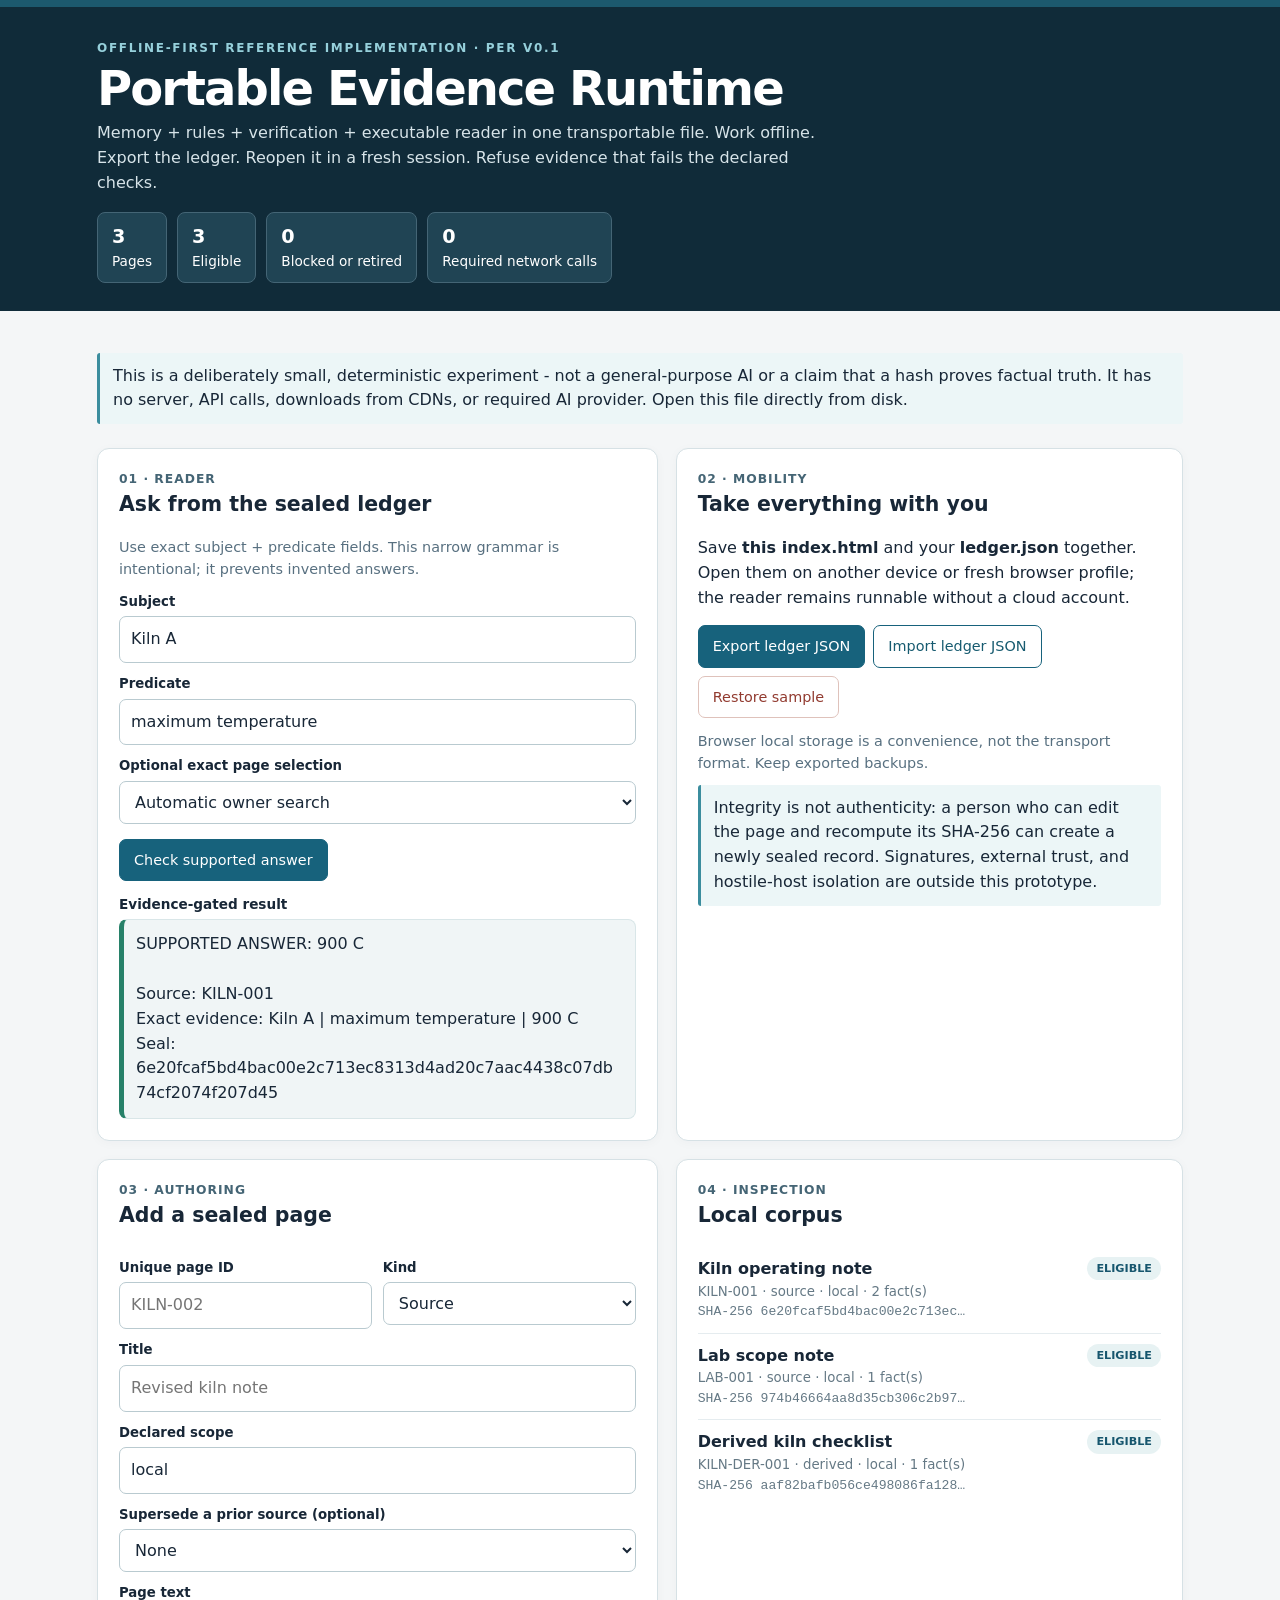
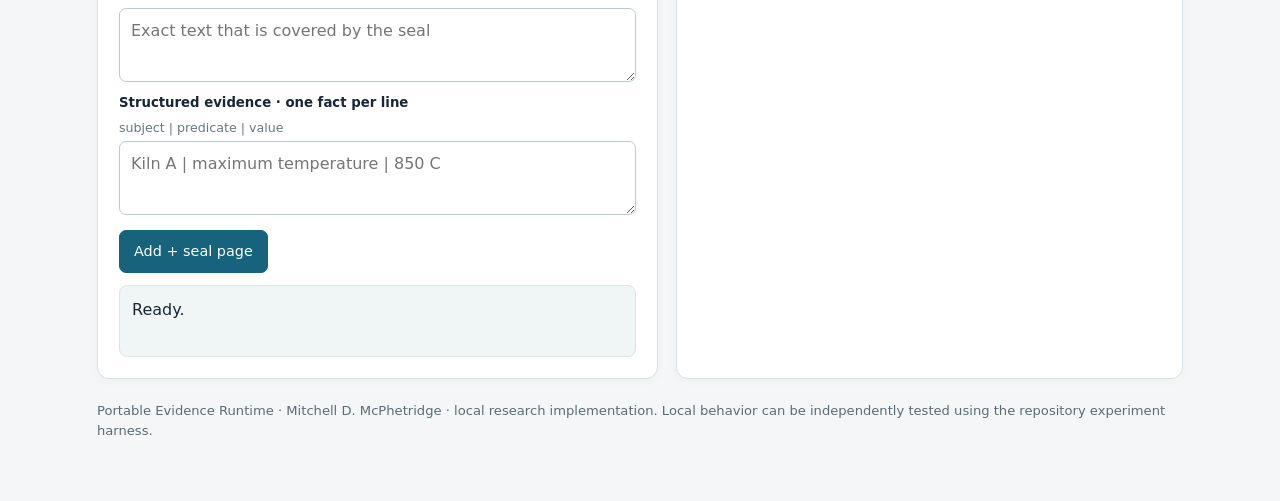
<file: index.html>
<!doctype html>
<html lang="en"><head><meta charset="utf-8"><meta name="viewport" content="width=device-width, initial-scale=1"><meta name="color-scheme" content="light"><meta http-equiv="Content-Security-Policy" content="default-src 'none'; script-src 'unsafe-inline'; style-src 'unsafe-inline'; img-src data: blob:; connect-src 'none'; base-uri 'none'; form-action 'none'"><title>Portable Evidence Runtime</title><style>
:root{font-family:ui-sans-serif,system-ui,-apple-system,BlinkMacSystemFont,"Segoe UI",sans-serif;color:#182737;background:#f4f6f7;font-size:16px}
*{box-sizing:border-box} body{margin:0;line-height:1.55} .wrap{max-width:1130px;margin:auto;padding:32px 22px 60px}
a{color:#175f7b} .top{border-top:7px solid #1c596e;background:#102b39;color:#fff} .top .wrap{padding-top:32px;padding-bottom:28px}
h1{font-size:clamp(1.9rem,3.8vw,3rem);margin:4px 0 6px;letter-spacing:-.04em;line-height:1.12}h2{font-size:1.28rem;margin:0 0 15px}h3{font-size:1rem;margin:18px 0 6px}p{margin:0 0 10px}.kicker{color:#96d0db;font-size:.75rem;letter-spacing:.14em;text-transform:uppercase;font-weight:750}.intro{max-width:750px;color:#d7e4e9}.eyebrow{font-size:.77rem;text-transform:uppercase;letter-spacing:.08em;font-weight:750;color:#456575}
.stats{display:flex;flex-wrap:wrap;gap:10px;margin-top:16px}.stat{background:#204454;border:1px solid #446575;border-radius:8px;padding:9px 14px;font-size:.85rem}.stat strong{font-size:1.2rem;display:block}
main{display:grid;grid-template-columns:1.05fr .95fr;gap:18px;margin-top:24px}.panel{background:white;border-radius:12px;padding:21px;border:1px solid #d6e1e5;box-shadow:0 2px 11px #102b3908;min-width:0}
.full{grid-column:1/-1}.muted{color:#587080;font-size:.9rem}.note{padding:11px 13px;background:#ecf6f7;border-left:3px solid #3b8d9e;border-radius:3px;margin:10px 0 15px}
label{display:block;font-weight:650;font-size:.83rem;margin:11px 0 4px}.hint{font-size:.79rem;color:#667984;margin-bottom:4px}
input,select,textarea{display:block;width:100%;padding:10px 11px;border:1px solid #b9cad0;background:#fff;border-radius:7px;font:inherit;color:#182737;min-width:0}textarea{resize:vertical;min-height:74px}textarea:focus,input:focus,select:focus{outline:3px solid #d0ecf0;border-color:#26677a}
button{cursor:pointer;background:#17627c;color:#fff;border:1px solid #17627c;border-radius:7px;padding:9px 14px;font-weight:700;font:inherit;font-size:.9rem}button:hover{background:#114f65}button.secondary{background:#fff;color:#175b70}button.secondary:hover{background:#eaf2f5}button.danger{color:#923b30;border-color:#dfc2bb;background:#fff}button.danger:hover{background:#faf0ee}button:focus-visible{outline:3px solid #97d7ed}
.actions{display:flex;flex-wrap:wrap;gap:8px;margin-top:15px}.two{display:grid;grid-template-columns:1fr 1fr;gap:11px}.result{background:#f0f5f6;border:1px solid #d9e6e8;border-radius:8px;padding:12px;min-height:72px;white-space:pre-wrap;overflow-wrap:anywhere}
.ok{border-left:5px solid #278169}.bad{border-left:5px solid #b55a40}.record{border-top:1px solid #e5ecef;padding:10px 0}.record:first-child{border:0}.record-head{display:flex;justify-content:space-between;gap:10px}.record small{color:#657985;display:block}.tag{background:#e7f2f3;color:#17566e;font-size:.7rem;border-radius:100px;padding:3px 9px;white-space:nowrap;height:fit-content;font-weight:700}.tag.bad{background:#fae9e6;color:#a84338;border:0}.tag.dim{background:#eceef0;color:#505c69}.mono{font-family:ui-monospace,SFMono-Regular,Consolas,monospace;word-break:break-all;font-size:.82rem}.foot{margin-top:22px;color:#586d77;font-size:.82rem}.file-input{display:none}.subhead{font-size:.85rem;font-weight:750;margin:13px 0 4px}.hidden{display:none}
@media(max-width:790px){main{grid-template-columns:1fr}.wrap{padding-left:15px;padding-right:15px}.panel{padding:16px}.two{grid-template-columns:1fr}}
@media print{body{background:#fff}.panel{box-shadow:none}button{display:none}}

</style></head><body>
<header class="top"><div class="wrap"><div class="kicker">Offline-first reference implementation · PER v0.1</div><h1>Portable Evidence Runtime</h1><p class="intro">Memory + rules + verification + executable reader in one transportable file. Work offline. Export the ledger. Reopen it in a fresh session. Refuse evidence that fails the declared checks.</p><div class="stats"><div class="stat"><strong id="count-pages">0</strong>Pages</div><div class="stat"><strong id="count-current">0</strong>Eligible</div><div class="stat"><strong id="count-blocked">0</strong>Blocked or retired</div><div class="stat"><strong>0</strong>Required network calls</div></div></div></header>
<div class="wrap"><div class="note">This is a deliberately small, deterministic experiment - not a general-purpose AI or a claim that a hash proves factual truth. It has no server, API calls, downloads from CDNs, or required AI provider. Open this file directly from disk.</div>
<main>
<section class="panel"><div class="eyebrow">01 · Reader</div><h2>Ask from the sealed ledger</h2><p class="muted">Use exact subject + predicate fields. This narrow grammar is intentional; it prevents invented answers.</p><label for="q-subject">Subject</label><input id="q-subject" value="Kiln A" maxlength="140"><label for="q-predicate">Predicate</label><input id="q-predicate" value="maximum temperature" maxlength="140"><label for="selected-id">Optional exact page selection</label><select id="selected-id"></select><div class="actions"><button id="ask">Check supported answer</button></div><div class="subhead">Evidence-gated result</div><div id="answer" class="result" role="status" aria-live="polite"></div></section>
<section class="panel"><div class="eyebrow">02 · Mobility</div><h2>Take everything with you</h2><p>Save <strong>this index.html</strong> and your <strong>ledger.json</strong> together. Open them on another device or fresh browser profile; the reader remains runnable without a cloud account.</p><div class="actions"><button id="export">Export ledger JSON</button><button class="secondary" id="import-button">Import ledger JSON</button><button class="danger" id="reset">Restore sample</button><input id="import-file" class="file-input" type="file" accept=".json,application/json" aria-label="Select ledger JSON"></div><p class="muted" id="storage-info" style="margin-top:12px">Browser local storage is a convenience, not the transport format. Keep exported backups.</p><div class="note">Integrity is not authenticity: a person who can edit the page and recompute its SHA-256 can create a newly sealed record. Signatures, external trust, and hostile-host isolation are outside this prototype.</div></section>
<section class="panel"><div class="eyebrow">03 · Authoring</div><h2>Add a sealed page</h2><div class="two"><div><label for="id">Unique page ID</label><input id="id" placeholder="KILN-002" maxlength="64"></div><div><label for="kind">Kind</label><select id="kind"><option value="source">Source</option><option value="derived">Pinned derivative</option></select></div></div><label for="title">Title</label><input id="title" placeholder="Revised kiln note" maxlength="160"><label for="scope">Declared scope</label><input id="scope" value="local" maxlength="100"><div id="supersedes-wrap"><label for="supersedes">Supersede a prior source (optional)</label><select id="supersedes"></select></div><div class="hidden" id="parent-wrap"><label for="parent">Pinned parent (required for derivative)</label><select id="parent"></select></div><label for="body">Page text</label><textarea id="body" placeholder="Exact text that is covered by the seal"></textarea><label for="facts">Structured evidence · one fact per line</label><div class="hint">subject | predicate | value</div><textarea id="facts" placeholder="Kiln A | maximum temperature | 850 C"></textarea><div class="actions"><button id="add">Add + seal page</button></div><div id="message" class="result" role="status" aria-live="polite" style="margin-top:12px">Ready.</div></section>
<section class="panel"><div class="eyebrow">04 · Inspection</div><h2>Local corpus</h2><div id="records"></div></section>
</main><footer class="foot">Portable Evidence Runtime · Mitchell D. McPhetridge · local research implementation. Local behavior can be independently tested using the repository experiment harness.</footer></div>
<script>
/* Portable Evidence Runtime - reference engine. No network APIs. Experimental local authoring mode. */
(function (root) {
  'use strict';
  const FORMAT = 'PER-LEDGER-1';
  const MAX_RECORDS = 500;
  const MAX_JSON_BYTES = 2_000_000;
  const ID_RE = /^[A-Za-z0-9][A-Za-z0-9._-]{0,63}$/;
  const K = [
    0x428a2f98,0x71374491,0xb5c0fbcf,0xe9b5dba5,0x3956c25b,0x59f111f1,0x923f82a4,0xab1c5ed5,
    0xd807aa98,0x12835b01,0x243185be,0x550c7dc3,0x72be5d74,0x80deb1fe,0x9bdc06a7,0xc19bf174,
    0xe49b69c1,0xefbe4786,0x0fc19dc6,0x240ca1cc,0x2de92c6f,0x4a7484aa,0x5cb0a9dc,0x76f988da,
    0x983e5152,0xa831c66d,0xb00327c8,0xbf597fc7,0xc6e00bf3,0xd5a79147,0x06ca6351,0x14292967,
    0x27b70a85,0x2e1b2138,0x4d2c6dfc,0x53380d13,0x650a7354,0x766a0abb,0x81c2c92e,0x92722c85,
    0xa2bfe8a1,0xa81a664b,0xc24b8b70,0xc76c51a3,0xd192e819,0xd6990624,0xf40e3585,0x106aa070,
    0x19a4c116,0x1e376c08,0x2748774c,0x34b0bcb5,0x391c0cb3,0x4ed8aa4a,0x5b9cca4f,0x682e6ff3,
    0x748f82ee,0x78a5636f,0x84c87814,0x8cc70208,0x90befffa,0xa4506ceb,0xbef9a3f7,0xc67178f2
  ];
  function rotr(x, n) { return (x >>> n) | (x << (32-n)); }
  function utf8(input) {
    if (typeof TextEncoder !== 'undefined') return Array.from(new TextEncoder().encode(input));
    const encoded = unescape(encodeURIComponent(input));
    return Array.from(encoded, c => c.charCodeAt(0));
  }
  function sha256(input) {
    if (typeof input !== 'string') throw new TypeError('hash input must be a string');
    const bytes = utf8(input);
    const bitLenHi = Math.floor(bytes.length / 0x20000000);
    const bitLenLo = (bytes.length * 8) >>> 0;
    bytes.push(0x80);
    while (bytes.length % 64 !== 56) bytes.push(0);
    for (let shift = 24; shift >= 0; shift -= 8) bytes.push((bitLenHi >>> shift) & 255);
    for (let shift = 24; shift >= 0; shift -= 8) bytes.push((bitLenLo >>> shift) & 255);
    const H = [0x6a09e667,0xbb67ae85,0x3c6ef372,0xa54ff53a,0x510e527f,0x9b05688c,0x1f83d9ab,0x5be0cd19];
    for (let off = 0; off < bytes.length; off += 64) {
      const w = new Array(64);
      for (let i=0; i<16; i++) {
        const j=off+i*4;
        w[i]=((bytes[j]<<24)|(bytes[j+1]<<16)|(bytes[j+2]<<8)|bytes[j+3])>>>0;
      }
      for(let i=16;i<64;i++) {
        const a=w[i-15], b=w[i-2];
        const s0=rotr(a,7)^rotr(a,18)^(a>>>3);
        const s1=rotr(b,17)^rotr(b,19)^(b>>>10);
        w[i]=(w[i-16]+s0+w[i-7]+s1)>>>0;
      }
      let [a,b,c,d,e,f,g,h]=H;
      for(let i=0;i<64;i++) {
        const s1=rotr(e,6)^rotr(e,11)^rotr(e,25);
        const ch=(e&f)^(~e&g);
        const t1=(h+s1+ch+K[i]+w[i])>>>0;
        const s0=rotr(a,2)^rotr(a,13)^rotr(a,22);
        const maj=(a&b)^(a&c)^(b&c);
        const t2=(s0+maj)>>>0;
        h=g;g=f;f=e;e=(d+t1)>>>0;d=c;c=b;b=a;a=(t1+t2)>>>0;
      }
      [a,b,c,d,e,f,g,h].forEach((x,i)=>{H[i]=(H[i]+x)>>>0;});
    }
    return H.map(x=>x.toString(16).padStart(8,'0')).join('');
  }
  function assertString(v, name, max, allowEmpty=false) {
    if(typeof v!=='string' || v.length>max || (!allowEmpty && !v.trim())) throw new Error('invalid '+name);
    return v;
  }
  function assertRef(ref, name) {
    if(ref===null) return null;
    if(!ref || typeof ref!=='object' || Array.isArray(ref) || Object.keys(ref).sort().join(',')!=='id,seal') throw new Error('invalid '+name);
    if(!ID_RE.test(ref.id) || !/^[0-9a-f]{64}$/.test(ref.seal)) throw new Error('invalid '+name);
    return {id:ref.id, seal:ref.seal};
  }
  function payload(input) {
    if(!input || typeof input!=='object' || Array.isArray(input)) throw new Error('record must be object');
    const keys=['id','kind','title','scope','body','facts','supersedes','parent'];
    const actual=Object.keys(input).filter(k=>k!=='seal').sort().join(',');
    if(actual!==keys.sort().join(',')) throw new Error('record fields must match schema');
    if(!ID_RE.test(input.id)) throw new Error('invalid id');
    if(!['source','derived'].includes(input.kind)) throw new Error('invalid kind');
    const title=assertString(input.title,'title',160);
    const scope=assertString(input.scope,'scope',100);
    const body=assertString(input.body,'body',30000,true);
    if(!Array.isArray(input.facts) || input.facts.length>50) throw new Error('invalid facts');
    const facts=input.facts.map((f)=>{
      if(!f || typeof f!=='object' || Array.isArray(f) || Object.keys(f).sort().join(',')!=='predicate,subject,value') throw new Error('invalid fact');
      return {subject:assertString(f.subject,'subject',140),predicate:assertString(f.predicate,'predicate',140),value:assertString(f.value,'value',1000)};
    });
    const parent=assertRef(input.parent,'parent');
    const supersedes=assertRef(input.supersedes,'supersedes');
    if((input.kind==='derived')!==Boolean(parent)) throw new Error('derived pages require pinned parent; sources cannot have parents');
    if(input.kind==='derived' && supersedes) throw new Error('this reference runtime supports supersession of source records only');
    if(parent && (parent.id===input.id || supersedes?.id===input.id)) throw new Error('self reference');
    if(supersedes && supersedes.id===input.id) throw new Error('self supersession');
    return {id:input.id,kind:input.kind,title,scope,body,facts,supersedes,parent};
  }
  function makeRecord(input) {
    const p=payload(input);
    return Object.assign({},p,{seal:sha256(JSON.stringify(p))});
  }
  function verifyRecord(r) {
    try {
      if(!r || typeof r!=='object' || Object.keys(r).length!==9 || !/^[0-9a-f]{64}$/.test(r.seal)) return false;
      const p=payload(r);
      return sha256(JSON.stringify(p))===r.seal;
    } catch(_e) {return false;}
  }
  function makeLedger(records) {
    if(!Array.isArray(records) || records.length>MAX_RECORDS) throw new Error('too many records');
    const l={format:FORMAT,records:records.slice()};
    validateLedgerShape(l);
    return l;
  }
  function validateLedgerShape(l) {
    if(!l || typeof l!=='object' || Array.isArray(l) || Object.keys(l).sort().join(',')!=='format,records' || l.format!==FORMAT || !Array.isArray(l.records) || l.records.length>MAX_RECORDS) throw new Error('invalid ledger structure');
    const ids=new Set();
    for(const r of l.records){
      if(!r || typeof r.id!=='string' || !ID_RE.test(r.id)) throw new Error('invalid record id');
      if(ids.has(r.id)) throw new Error('duplicate id '+r.id);
      ids.add(r.id);
    }
    return true;
  }
  function importLedger(json) {
    if(typeof json!=='string' || utf8(json).length>MAX_JSON_BYTES) throw new Error('oversize or invalid input');
    const l=JSON.parse(json);
    validateLedgerShape(l);
    // Do not silently reseal a tampered record. Its invalidity remains visible on retrieval.
    return l;
  }
  function exportLedger(l) {validateLedgerShape(l);return JSON.stringify(l,null,2)+'\n';}
  function getRecord(l,id) {return l.records.find(r=>r.id===id)||null;}
  function validChain(l,r,seen=new Set()) {
    if(!r || seen.has(r.id) || !verifyRecord(r)) return false;
    const next=new Set(seen);next.add(r.id);
    for(const ref of [r.parent,r.supersedes]){
      if(!ref) continue;
      const target=getRecord(l,ref.id);
      if(!target || target.seal!==ref.seal || !validChain(l,target,next)) return false;
    }
    return true;
  }
  function validSuccessors(l,r) {
    return l.records.filter(s=>s.kind==='source' && s.supersedes && s.supersedes.id===r.id && s.supersedes.seal===r.seal && validChain(l,s));
  }
  function eligible(l,id,seen=new Set()) {
    const r=getRecord(l,id);
    if(!r) return {ok:false,reason:'missing_record'};
    if(seen.has(id)) return {ok:false,reason:'cycle'};
    if(!validChain(l,r)) return {ok:false,reason:'invalid_seal_or_lineage'};
    if(validSuccessors(l,r).length) return {ok:false,reason:'superseded'};
    if(r.parent){
      const p=eligible(l,r.parent.id,new Set([...seen,id]));
      if(!p.ok) return {ok:false,reason:'stale_parent:'+p.reason};
    }
    return {ok:true,reason:'current',record:r};
  }
  function norm(s) {return s.trim().replace(/\s+/g,' ').toLocaleLowerCase('en');}
  function query(l,subject,predicate,selectedId='') {
    validateLedgerShape(l);
    assertString(subject,'subject',140);assertString(predicate,'predicate',140);
    if(selectedId && !ID_RE.test(selectedId)) throw new Error('invalid selected id');
    const hits=[];const rejected=[];
    const targetRecords=selectedId?[getRecord(l,selectedId)].filter(Boolean):l.records;
    if(selectedId && !targetRecords.length) return {answer_supported:false,status:'return',reason:'missing_selected_record'};
    for(const r of targetRecords){
      const f=Array.isArray(r.facts)?r.facts.filter(f=>f && typeof f.subject==='string' && typeof f.predicate==='string' && norm(f.subject)===norm(subject) && norm(f.predicate)===norm(predicate)):[];
      if(!f.length && !selectedId) continue;
      const state=eligible(l,r.id);
      if(!state.ok) {if(state.reason!=='superseded') rejected.push({id:r.id,reason:state.reason});continue;}
      for(const fact of f) hits.push({record:r,fact});
    }
    if(rejected.length) return {answer_supported:false,status:'return',reason:'invalid_candidate',rejected};
    if(!hits.length) return {answer_supported:false,status:'not_in_corpus',reason:'no_eligible_fact'};
    const owners=new Set(hits.map(h=>h.record.id));
    const values=new Set(hits.map(h=>norm(h.fact.value)));
    if(owners.size!==1 || values.size!==1) return {answer_supported:false,status:'ambiguous',reason:'multiple_owners_or_values',owners:[...owners]};
    const h=hits[0];
    return {answer_supported:true,status:'supported',value:h.fact.value,subject:h.fact.subject,predicate:h.fact.predicate,source:{id:h.record.id,seal:h.record.seal,title:h.record.title,scope:h.record.scope,exact_fact:`${h.fact.subject} | ${h.fact.predicate} | ${h.fact.value}`}};
  }
  function emptyInputs(){return {id:'',kind:'source',title:'',scope:'local',body:'',facts:[],supersedes:null,parent:null};}
  const api={FORMAT,sha256,makeRecord,verifyRecord,makeLedger,validateLedgerShape,importLedger,exportLedger,validChain,eligible,query,emptyInputs};
  if(typeof module!=='undefined' && module.exports) module.exports=api;
  root.PER=api;
})(typeof globalThis!=='undefined'?globalThis:this);

</script><script>
(function(){
'use strict';
const E=globalThis.PER;
const $=(s)=>document.querySelector(s);
const STORAGE_KEY='portable_evidence_runtime_v1';
let ledger;
function inputRecord(id,title,body,facts,scope='local',parent=null,supersedes=null,kind='source') {
 return E.makeRecord({id,kind,title,scope,body,facts:facts.map(([subject,predicate,value])=>({subject,predicate,value})),supersedes,parent});
}
function demo(){
 const a=inputRecord('KILN-001','Kiln operating note','Local demo page, authored for the portability experiment. The maximum operating temperature is 900 C.',[['Kiln A','maximum temperature','900 C'],['Kiln A','cooldown rule','Keep closed until below 100 C']]);
 const b=inputRecord('LAB-001','Lab scope note','Demonstration policy: evidence does not establish source truth.',[['This archive','truth guarantee','No; the seal checks consistency, not authenticity or factual truth']]);
 const c=inputRecord('KILN-DER-001','Derived kiln checklist','A derivative pinned to the exact source page. A valid replacement of the parent makes this derivative ineligible.',[['Kiln A','checklist','Check cooling status before opening']], 'local',{id:a.id,seal:a.seal},null,'derived');
 return E.makeLedger([a,b,c]);
}
function save(){
 try{localStorage.setItem(STORAGE_KEY,E.exportLedger(ledger));return true;}catch(e){$('#storage-info').textContent='Browser storage unavailable; export JSON to keep your work.';return false;}
}
function load(){try{const s=localStorage.getItem(STORAGE_KEY);return s?E.importLedger(s):demo();}catch(e){return demo();}}
function fileDownload(name,data,type){const blob=new Blob([data],{type});const url=URL.createObjectURL(blob);const a=document.createElement('a');a.href=url;a.download=name;document.body.append(a);a.click();a.remove();setTimeout(()=>URL.revokeObjectURL(url),1000);}
function message(t,isBad=false){const e=$('#message');e.textContent=t;e.className='result'+(isBad?' bad':' ok');}
function fieldFacts(s){return s.split(/\r?\n/).filter(x=>x.trim()).map((line,i)=>{const parts=line.split('|');if(parts.length!==3||parts.some(p=>!p.trim()))throw Error('Fact line '+(i+1)+' must be: subject | predicate | value');return parts.map(x=>x.trim());});}
function render(){
 $('#count-pages').textContent=ledger.records.length;
 const current=ledger.records.filter(r=>E.eligible(ledger,r.id).ok).length;
 $('#count-current').textContent=current;
 $('#count-blocked').textContent=ledger.records.length-current;
 const list=$('#records');list.replaceChildren();
 for(const r of ledger.records){const status=E.eligible(ledger,r.id);const wrap=document.createElement('div');wrap.className='record';const head=document.createElement('div');head.className='record-head';const name=document.createElement('strong');name.textContent=r.title||r.id;const pill=document.createElement('span');pill.className='tag'+(status.ok?'':status.reason==='superseded'?' dim':' bad');pill.textContent=status.ok?'ELIGIBLE':status.reason.toUpperCase();head.append(name,pill);wrap.append(head);
 const meta=document.createElement('small');meta.textContent=r.id+' · '+r.kind+' · '+r.scope+' · '+((r.facts||[]).length)+' fact(s)';wrap.append(meta);
 const hash=document.createElement('small');hash.className='mono';hash.textContent='SHA-256 '+String(r.seal||'').slice(0,25)+'…';wrap.append(hash);list.append(wrap);}
 for(const selector of ['#supersedes','#parent','#selected-id']){const node=$(selector);const old=node.value;node.replaceChildren();const first=document.createElement('option');first.value='';first.textContent=selector==='#selected-id'?'Automatic owner search':'None';node.append(first);
 for(const r of ledger.records){if(selector==='#supersedes'&&r.kind!=='source')continue;const o=document.createElement('option');o.value=r.id;o.textContent=r.id+(E.eligible(ledger,r.id).ok?' (eligible)':' (blocked)');node.append(o);}node.value=old;}
}
function add(){try{
 const id=$('#id').value.trim();if(ledger.records.some(r=>r.id===id))throw Error('The ID already exists. Use a new ID to add a revision.');
 const kind=$('#kind').value;const supId=$('#supersedes').value;const parentId=$('#parent').value;
 const ref=(v)=>v?({id:v,seal:ledger.records.find(r=>r.id===v)?.seal}):null;
 const entry=E.makeRecord({id,kind,title:$('#title').value,scope:$('#scope').value,body:$('#body').value,facts:fieldFacts($('#facts').value).map(([subject,predicate,value])=>({subject,predicate,value})),supersedes:ref(supId),parent:ref(parentId)});
 ledger=E.makeLedger(ledger.records.concat([entry]));save();render();ask();message('Page added and sealed. SHA-256: '+entry.seal);$('#id').value='';$('#title').value='';$('#body').value='';$('#facts').value='';
 }catch(e){message(String(e.message),true);}}
function ask(){try{
 const answer=E.query(ledger,$('#q-subject').value,$('#q-predicate').value,$('#selected-id').value);
 const out=$('#answer');out.className='result '+(answer.answer_supported?'ok':'bad');
 out.textContent=answer.answer_supported?('SUPPORTED ANSWER: '+answer.value+'\n\nSource: '+answer.source.id+'\nExact evidence: '+answer.source.exact_fact+'\nSeal: '+answer.source.seal):('REFUSED: '+answer.status+'\nReason: '+answer.reason+(answer.rejected?'\nRejected pages: '+answer.rejected.map(x=>x.id+' ('+x.reason+')').join(', '):''));
 }catch(e){$('#answer').className='result bad';$('#answer').textContent='ERROR: '+e.message;}}
$('#add').addEventListener('click',add);
$('#ask').addEventListener('click',ask);
$('#export').addEventListener('click',()=>{fileDownload('per-ledger.json',E.exportLedger(ledger),'application/json');message('Ledger exported. Reimport it in a fresh browser profile to test recovery.');});
$('#import-button').addEventListener('click',()=>$('#import-file').click());
$('#import-file').addEventListener('change',async(e)=>{const f=e.target.files[0];if(!f)return;try{if(f.size>2_000_000)throw Error('file too large');const imported=E.importLedger(await f.text());ledger=imported;save();render();ask();message('Ledger imported without resealing. Corrupted records remain blocked by verification.');}catch(err){message('Import refused: '+err.message,true);}finally{e.target.value='';}});
$('#reset').addEventListener('click',()=>{if(!confirm('Replace the current ledger with the demonstration pages? Export a backup first.'))return;ledger=demo();save();render();ask();message('Sample ledger restored.');});
$('#kind').addEventListener('change',()=>{const derived=$('#kind').value==='derived';$('#parent-wrap').classList.toggle('hidden',!derived);$('#supersedes-wrap').classList.toggle('hidden',derived);if(derived){$('#supersedes').value='';}else{$('#parent').value='';}});
ledger=load();save();render();ask();
})();

</script></body></html>
</file>
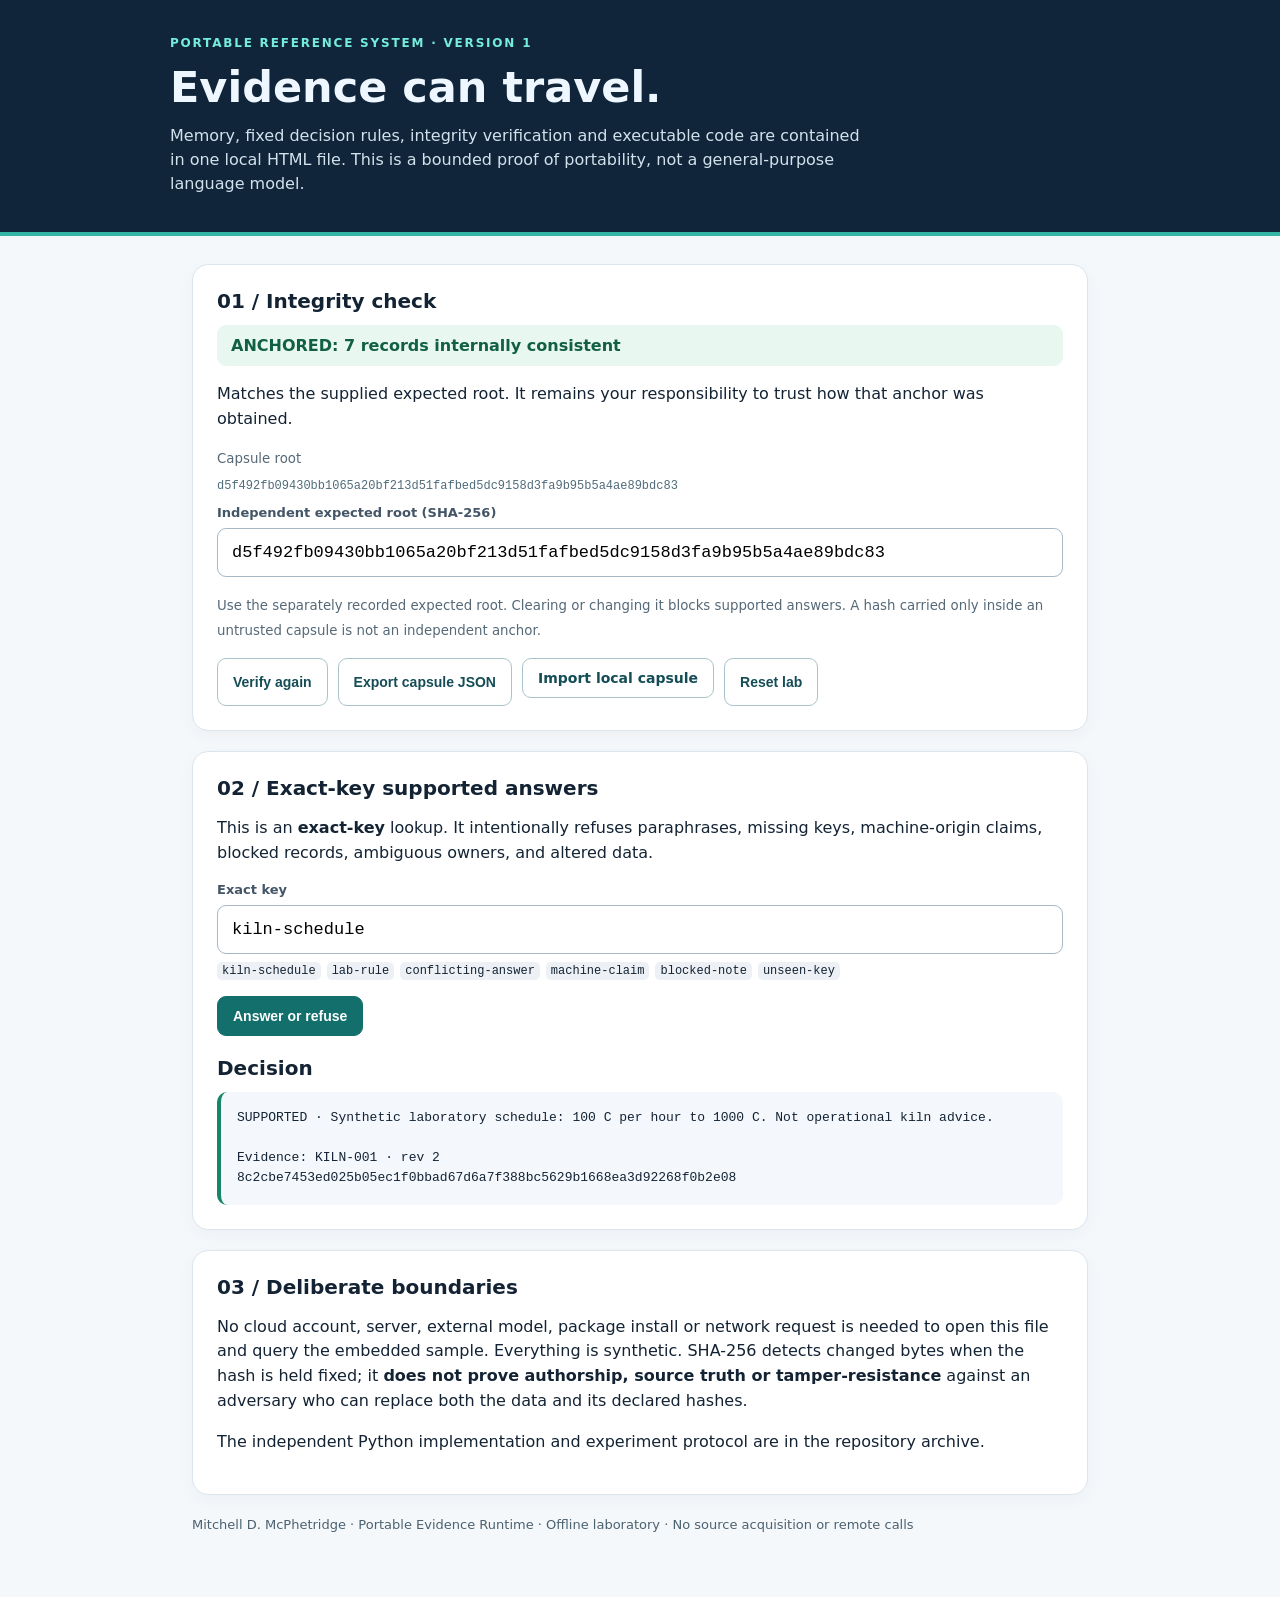
<file: web/index.html>
<!doctype html>
<html lang="en"><head><meta charset="utf-8"><meta name="viewport" content="width=device-width, initial-scale=1">
<title>Portable Evidence Runtime · Offline Laboratory</title>
<style>
:root {font-family:system-ui,-apple-system,BlinkMacSystemFont,"Segoe UI",sans-serif;color:#132334;background:#f5f8fb;}
*{box-sizing:border-box} body{margin:0} header{background:#102539;color:#eef7ff;padding:36px max(22px,calc((100% - 940px)/2));border-bottom:4px solid #35b6a5}
header .tag{color:#75eddd;text-transform:uppercase;letter-spacing:.15em;font-size:12px;font-weight:700}h1{font-size:clamp(26px,4vw,43px);line-height:1.12;margin:13px 0}header p{color:#d1e2ed;max-width:690px;line-height:1.5;margin:0}
main{max-width:940px;padding:28px 22px 60px;margin:auto;display:grid;gap:20px}.card{background:white;border:1px solid #dce5ec;border-radius:16px;padding:24px;box-shadow:0 5px 16px #172a400a}h2{margin:0 0 12px;font-size:20px}p{line-height:1.55}label{display:block;font-size:13px;font-weight:700;color:#435566;margin-bottom:8px}input[type=text]{width:100%;padding:14px;border:1px solid #a8b8c6;border-radius:9px;font-size:17px;font-family:ui-monospace,monospace}
.buttons{display:flex;gap:10px;flex-wrap:wrap;margin-top:14px}button,.upload{padding:11px 15px;border:1px solid #a9c4ca;border-radius:9px;background:white;color:#154d57;font-weight:700;cursor:pointer;font-size:14px}button.primary{background:#126f6c;border-color:#126f6c;color:white}button:hover,.upload:hover{filter:brightness(.95)}.upload{display:inline-flex;align-items:center}.upload input{display:none}
.state{padding:11px 14px;border-radius:9px;background:#edf3f8;color:#223647;font-weight:700}.state.ok{background:#e8f7ef;color:#116045}.state.bad{background:#ffedeb;color:#a52c27}.output{background:#f4f7fb;white-space:pre-wrap;word-break:break-word;border-radius:10px;padding:16px;line-height:1.55;min-height:95px;font-family:ui-monospace,monospace;font-size:13px}.output.good{border-left:4px solid #168568}
small{color:#566977}code{background:#edf1f5;padding:2px 5px;border-radius:5px}footer{color:#4b6170;line-height:1.5;font-size:13px} .hash{overflow-wrap:anywhere;font:12px ui-monospace,monospace;color:#506c7a}.sample{display:flex;flex-wrap:wrap;gap:6px;margin:8px 0 16px}.sample code{font-size:12px}@media(max-width:540px){.card{padding:18px}header{padding:28px 20px}}
</style></head><body>
<header><div class="tag">Portable reference system · version 1</div><h1>Evidence can travel.</h1><p>Memory, fixed decision rules, integrity verification and executable code are contained in one local HTML file. This is a bounded proof of portability, not a general-purpose language model.</p></header>
<main>
<section class="card"><h2>01 / Integrity check</h2><div id="integrity-status" class="state">Checking…</div><p id="trust-status"></p><small>Capsule root</small><p id="root-hash" class="hash"></p><label for="anchor">Independent expected root (SHA-256)</label><input id="anchor" type="text" value="d5f492fb09430bb1065a20bf213d51fafbed5dc9158d3fa9b95b5a4ae89bdc83" maxlength="64" spellcheck="false" autocomplete="off" aria-describedby="anchor-help"><p id="anchor-help"><small>Use the separately recorded expected root. Clearing or changing it blocks supported answers. A hash carried only inside an untrusted capsule is not an independent anchor.</small></p><div class="buttons"><button id="verify-btn">Verify again</button><button id="export-btn">Export capsule JSON</button><label class="upload">Import local capsule<input id="import-input" type="file" accept=".json,application/json"></label><button id="reset-btn">Reset lab</button></div></section>
<section class="card"><h2>02 / Exact-key supported answers</h2><p>This is an <strong>exact-key</strong> lookup. It intentionally refuses paraphrases, missing keys, machine-origin claims, blocked records, ambiguous owners, and altered data.</p><label for="query">Exact key</label><input id="query" type="text" value="kiln-schedule" autocomplete="off" autocapitalize="off" spellcheck="false"><div class="sample"><code>kiln-schedule</code><code>lab-rule</code><code>conflicting-answer</code><code>machine-claim</code><code>blocked-note</code><code>unseen-key</code></div><div class="buttons"><button class="primary" id="ask-btn">Answer or refuse</button></div><h2 style="margin-top:20px">Decision</h2><div id="answer-output" class="output" aria-live="polite"></div></section>
<section class="card"><h2>03 / Deliberate boundaries</h2><p>No cloud account, server, external model, package install or network request is needed to open this file and query the embedded sample. Everything is synthetic. SHA-256 detects changed bytes when the hash is held fixed; it <strong>does not prove authorship, source truth or tamper-resistance</strong> against an adversary who can replace both the data and its declared hashes.</p><p>The independent Python implementation and experiment protocol are in the repository archive.</p></section>
<footer>Mitchell D. McPhetridge · Portable Evidence Runtime · Offline laboratory · No source acquisition or remote calls</footer></main>
<script type="application/json" id="embedded-capsule">{"format":"portable-evidence-capsule/1","policy":{"answer_mode":"exact-key","allowed_status":["current"],"allowed_origin":["human"],"ambiguous":"refuse"},"records":[{"body":{"id":"AI-001","key":"machine-claim","value":"Synthetic machine-origin draft; never authoritative.","status":"current","origin":"machine","revision":1,"supersedes":null},"sha256":"7f9226177366ff2c55c60020c83db1d70c01679d906c839122d4e56324e97b71"},{"body":{"id":"CONFLICT-A","key":"conflicting-answer","value":"Synthetic candidate A.","status":"current","origin":"human","revision":1,"supersedes":null},"sha256":"5a130c870da91f1157e54c38c7cc19a420b4caac5fa0526c5e3406afc88b49cd"},{"body":{"id":"CONFLICT-B","key":"conflicting-answer","value":"Synthetic candidate B.","status":"current","origin":"human","revision":1,"supersedes":null},"sha256":"5e71b8ecced546cc837a0986dd0d6466ccd100b097a9f9cb435c17b7889f55af"},{"body":{"id":"KILN-000","key":"kiln-schedule","value":"Retired synthetic example: 200 C per hour.","status":"retired","origin":"human","revision":1,"supersedes":null},"sha256":"19353f66ee193358f4259ffed53be9cae0bd6943b22cd690843be2a19f401ace"},{"body":{"id":"KILN-001","key":"kiln-schedule","value":"Synthetic laboratory schedule: 100 C per hour to 1000 C. Not operational kiln advice.","status":"current","origin":"human","revision":2,"supersedes":"KILN-000"},"sha256":"8c2cbe7453ed025b05ec1f0bbad67d6a7f388bc5629b1668ea3d92268f0b2e08"},{"body":{"id":"LAB-001","key":"lab-rule","value":"Every eligible page must match its recorded digest and fixed policy.","status":"current","origin":"human","revision":1,"supersedes":null},"sha256":"08ec29679ddec6c4d52c0b6c5387613c76d63d31015380d1af3165331804738d"},{"body":{"id":"PRIVATE-001","key":"blocked-note","value":"This is an intentionally blocked laboratory example.","status":"blocked","origin":"human","revision":1,"supersedes":null},"sha256":"87e3738e4d6633646fb391bb943317eca4cca61727ef113b2af6d641ec7a05f4"}],"root_sha256":"d5f492fb09430bb1065a20bf213d51fafbed5dc9158d3fa9b95b5a4ae89bdc83"}</script>
<script>/* Portable Evidence Runtime 1.0: browser/Node reference implementation.
 * Entirely local; no fetch, WebCrypto, imports, network, or external assets.
 * SHA-256 is an integrity checksum, not an authenticated signature.
 */
(function (root) {
  'use strict';
  const FORMAT = 'portable-evidence-capsule/1';
  const POLICY = { answer_mode:'exact-key', allowed_status:['current'], allowed_origin:['human'], ambiguous:'refuse' };
  const BODY_FIELDS = ['id','key','value','status','origin','revision','supersedes'];
  const rot = (v,n) => (v >>> n) | (v << (32-n));
  const K = [
    0x428a2f98,0x71374491,0xb5c0fbcf,0xe9b5dba5,0x3956c25b,0x59f111f1,0x923f82a4,0xab1c5ed5,
    0xd807aa98,0x12835b01,0x243185be,0x550c7dc3,0x72be5d74,0x80deb1fe,0x9bdc06a7,0xc19bf174,
    0xe49b69c1,0xefbe4786,0x0fc19dc6,0x240ca1cc,0x2de92c6f,0x4a7484aa,0x5cb0a9dc,0x76f988da,
    0x983e5152,0xa831c66d,0xb00327c8,0xbf597fc7,0xc6e00bf3,0xd5a79147,0x06ca6351,0x14292967,
    0x27b70a85,0x2e1b2138,0x4d2c6dfc,0x53380d13,0x650a7354,0x766a0abb,0x81c2c92e,0x92722c85,
    0xa2bfe8a1,0xa81a664b,0xc24b8b70,0xc76c51a3,0xd192e819,0xd6990624,0xf40e3585,0x106aa070,
    0x19a4c116,0x1e376c08,0x2748774c,0x34b0bcb5,0x391c0cb3,0x4ed8aa4a,0x5b9cca4f,0x682e6ff3,
    0x748f82ee,0x78a5636f,0x84c87814,0x8cc70208,0x90befffa,0xa4506ceb,0xbef9a3f7,0xc67178f2
  ];
  function sha256(str) {
    const orig = new TextEncoder().encode(str);
    const length = orig.length;
    const pad = (64 - ((length + 9) % 64)) % 64;
    const msg = new Uint8Array(length + 9 + pad);
    msg.set(orig); msg[length]=128;
    const bits = BigInt(length) * 8n;
    for (let j=0;j<8;j++) msg[msg.length-1-j]=Number((bits >> BigInt(j*8)) & 255n);
    let h = [0x6a09e667,0xbb67ae85,0x3c6ef372,0xa54ff53a,0x510e527f,0x9b05688c,0x1f83d9ab,0x5be0cd19];
    for (let i=0;i<msg.length;i+=64) {
      const w=new Uint32Array(64);
      for (let t=0;t<16;t++) {
        const o=i+t*4;
        w[t]=((msg[o]<<24)|(msg[o+1]<<16)|(msg[o+2]<<8)|msg[o+3])>>>0;
      }
      for(let t=16;t<64;t++) {
        const a=w[t-15],b=w[t-2];
        const s0=rot(a,7)^rot(a,18)^(a>>>3);
        const s1=rot(b,17)^rot(b,19)^(b>>>10);
        w[t]=(w[t-16]+s0+w[t-7]+s1)>>>0;
      }
      let [a,b,c,d,e,f,g,z]=h;
      for(let t=0;t<64;t++) {
        const s1=rot(e,6)^rot(e,11)^rot(e,25);
        const ch=(e&f)^(~e&g);
        const t1=(z+s1+ch+K[t]+w[t])>>>0;
        const s0=rot(a,2)^rot(a,13)^rot(a,22);
        const maj=(a&b)^(a&c)^(b&c);
        const t2=(s0+maj)>>>0;
        z=g;g=f;f=e;e=(d+t1)>>>0;d=c;c=b;b=a;a=(t1+t2)>>>0;
      }
      const vals=[a,b,c,d,e,f,g,z];
      h=h.map((v,j)=>(v+vals[j])>>>0);
    }
    return h.map(v=>v.toString(16).padStart(8,'0')).join('');
  }
  function ownFields(obj,fields) {
    return obj !== null && typeof obj === 'object' && !Array.isArray(obj) &&
      JSON.stringify(Object.keys(obj)) === JSON.stringify(fields);
  }
  function checkBody(b) {
    if (!ownFields(b,BODY_FIELDS)) throw Error('record body fields/order invalid');
    if (typeof b.id!=='string'||!/^[A-Z0-9_-]{3,80}(?![\s\S])/.test(b.id)) throw Error('invalid record ID');
    if (typeof b.key!=='string'||!/^[a-z0-9-]{2,80}(?![\s\S])/.test(b.key)) throw Error('invalid exact lookup key');
    if (typeof b.value!=='string'||[...b.value].length<1||[...b.value].length>10000 ||
        [...b.value].some(ch=>ch.codePointAt(0)>=0xD800 && ch.codePointAt(0)<=0xDFFF)) throw Error('invalid value');
    if (!['current','retired','blocked'].includes(b.status)) throw Error('invalid status');
    if (!['human','machine','imported'].includes(b.origin)) throw Error('invalid origin');
    if (!Number.isSafeInteger(b.revision)||b.revision<1) throw Error('invalid revision');
    if (b.supersedes !== null && (typeof b.supersedes!=='string'||!/^[A-Z0-9_-]{3,80}(?![\s\S])/.test(b.supersedes)))
      throw Error('invalid supersedes pointer');
  }
  function rootMaterial(c) {
    return {format:c.format,policy:c.policy,records:c.records.map(r=>({id:r.body.id,sha256:r.sha256}))};
  }
  function verifyCapsule(c,expectedRoot=null) {
    if (!ownFields(c,['format','policy','records','root_sha256'])) throw Error('invalid capsule envelope');
    if (c.format !== FORMAT || JSON.stringify(c.policy)!==JSON.stringify(POLICY)) throw Error('unsupported format or changed policy');
    if (!Array.isArray(c.records)||c.records.length<1||c.records.length>10000) throw Error('invalid record count');
    const ids=[], byId=Object.create(null);
    for (const r of c.records) {
      if (!ownFields(r,['body','sha256'])) throw Error('invalid record wrapper');
      checkBody(r.body);
      if (r.sha256!==sha256(JSON.stringify(r.body))) throw Error('record digest mismatch: '+r.body.id);
      ids.push(r.body.id); byId[r.body.id]=r.body;
    }
    const ordered=[...new Set(ids)].sort();
    if (JSON.stringify(ids)!==JSON.stringify(ordered)) throw Error('duplicate or unsorted IDs');
    for (const b of Object.values(byId)) {
      if (b.supersedes===null) continue;
      const old=byId[b.supersedes];
      if (!old||old.key!==b.key||old.revision>=b.revision) throw Error('invalid lineage: '+b.id);
    }
    const rootHash=sha256(JSON.stringify(rootMaterial(c)));
    if (rootHash!==c.root_sha256) throw Error('capsule root mismatch');
    if (expectedRoot !== null && expectedRoot!==rootHash) throw Error('pinned root mismatch');
    return {ok:true,record_count:ids.length,root_sha256:rootHash,
      trust:expectedRoot===null?'self-consistent, not authenticated':'matches supplied anchor; anchor trust is external'};
  }
  function answer(c,key,expectedRoot=null) {
    let result;
    try { result=verifyCapsule(c,expectedRoot); }
    catch(e) {return {status:'integrity_error',answer_supported:false,reason:String(e.message)};}
    if(typeof key!=='string'||!/^[a-z0-9-]{2,80}(?![\s\S])/.test(key))
      return {status:'invalid_key',answer_supported:false,reason:'enter an exact key, not a natural-language question'};
    const owners=c.records.filter(r=>r.body.key===key && r.body.status==='current' && r.body.origin==='human');
    if(owners.length>1) return {status:'ambiguous',answer_supported:false,reason:'multiple eligible owners',owner_count:owners.length};
    if(!owners.length) return {status:'not_in_corpus',answer_supported:false,reason:'no eligible current human-authored record'};
    const r=owners[0],b=r.body;
    return {status:'supported',answer_supported:true,answer:b.value,
      evidence:{id:b.id,key:b.key,revision:b.revision,sha256:r.sha256,root_sha256:result.root_sha256}};
  }
  root.PER = Object.freeze({FORMAT,POLICY,sha256,checkBody,verifyCapsule,answer});

  if (typeof document !== 'undefined') {
    const $=id=>document.getElementById(id);
    const sample=JSON.parse($('embedded-capsule').textContent);
    const PINNED_DEMO_ROOT='d5f492fb09430bb1065a20bf213d51fafbed5dc9158d3fa9b95b5a4ae89bdc83';
    let active=sample;
    const status=$('integrity-status'), output=$('answer-output'), trust=$('trust-status');
    const currentAnchor=()=>$('anchor').value.trim().toLowerCase();
    function showVerify() {
      try {
        const proof=verifyCapsule(active);
        const anchor=currentAnchor();
        const pinned = /^[0-9a-f]{64}$/.test(anchor) && proof.root_sha256===anchor;
        status.textContent=(pinned?'ANCHORED: ':'UNANCHORED: ')+proof.record_count+' records internally consistent';
        status.className=pinned?'state ok':'state bad';
        trust.textContent=pinned?
           'Matches the supplied expected root. It remains your responsibility to trust how that anchor was obtained.':
           'No matching independent root. Internal consistency is not authentication; answering is blocked.';
        $('root-hash').textContent=proof.root_sha256;
        return true;
      } catch(e) {
        status.textContent='BLOCKED: '+String(e.message);
        status.className='state bad';
        trust.textContent='Do not use this capsule for answering.';
        $('root-hash').textContent='—';
        return false;
      }
    }
    function askNow() {
      const anchor=currentAnchor();
      const r=/^[0-9a-f]{64}$/.test(anchor)?answer(active,$('query').value.trim(),anchor):
        {status:'missing_anchor',answer_supported:false,reason:'A valid independent expected root is required for supported answers.'};
      output.textContent=r.answer_supported?
        'SUPPORTED · '+r.answer+'\n\nEvidence: '+r.evidence.id+' · rev '+r.evidence.revision+'\n'+r.evidence.sha256:
        'REFUSED · '+r.status+'\n'+r.reason;
      output.className=r.answer_supported?'output good':'output';
    }
    $('verify-btn').addEventListener('click',()=>{showVerify();askNow();});
    $('anchor').addEventListener('input',()=>{showVerify();askNow();});
    $('ask-btn').addEventListener('click',askNow);
    $('query').addEventListener('keydown',e=>{if(e.key==='Enter')askNow();});
    $('reset-btn').addEventListener('click',()=>{active=sample;$('anchor').value=PINNED_DEMO_ROOT;$('query').value='kiln-schedule';showVerify();askNow();});
    $('export-btn').addEventListener('click',()=>{
      const blob=new Blob([JSON.stringify(active,null,2)+'\n'],{type:'application/json'});
      const a=document.createElement('a'); a.href=URL.createObjectURL(blob);a.download='portable-capsule.json';a.click();
      setTimeout(()=>URL.revokeObjectURL(a.href),1000);
    });
    $('import-input').addEventListener('change',async e=>{
      const file=e.target.files?.[0];if(!file)return;
      if(file.size>2000000){active=null;showVerify();askNow();status.textContent='BLOCKED: file over 2 MB';e.target.value='';return;}
      try{active=JSON.parse(await file.text());showVerify();askNow();}
      catch(err){active=null;showVerify();output.textContent='Invalid import: '+String(err.message);}
      e.target.value='';
    });
    showVerify();askNow();
  }
})(typeof globalThis!=='undefined'?globalThis:this);
</script>
</body></html>
</file>
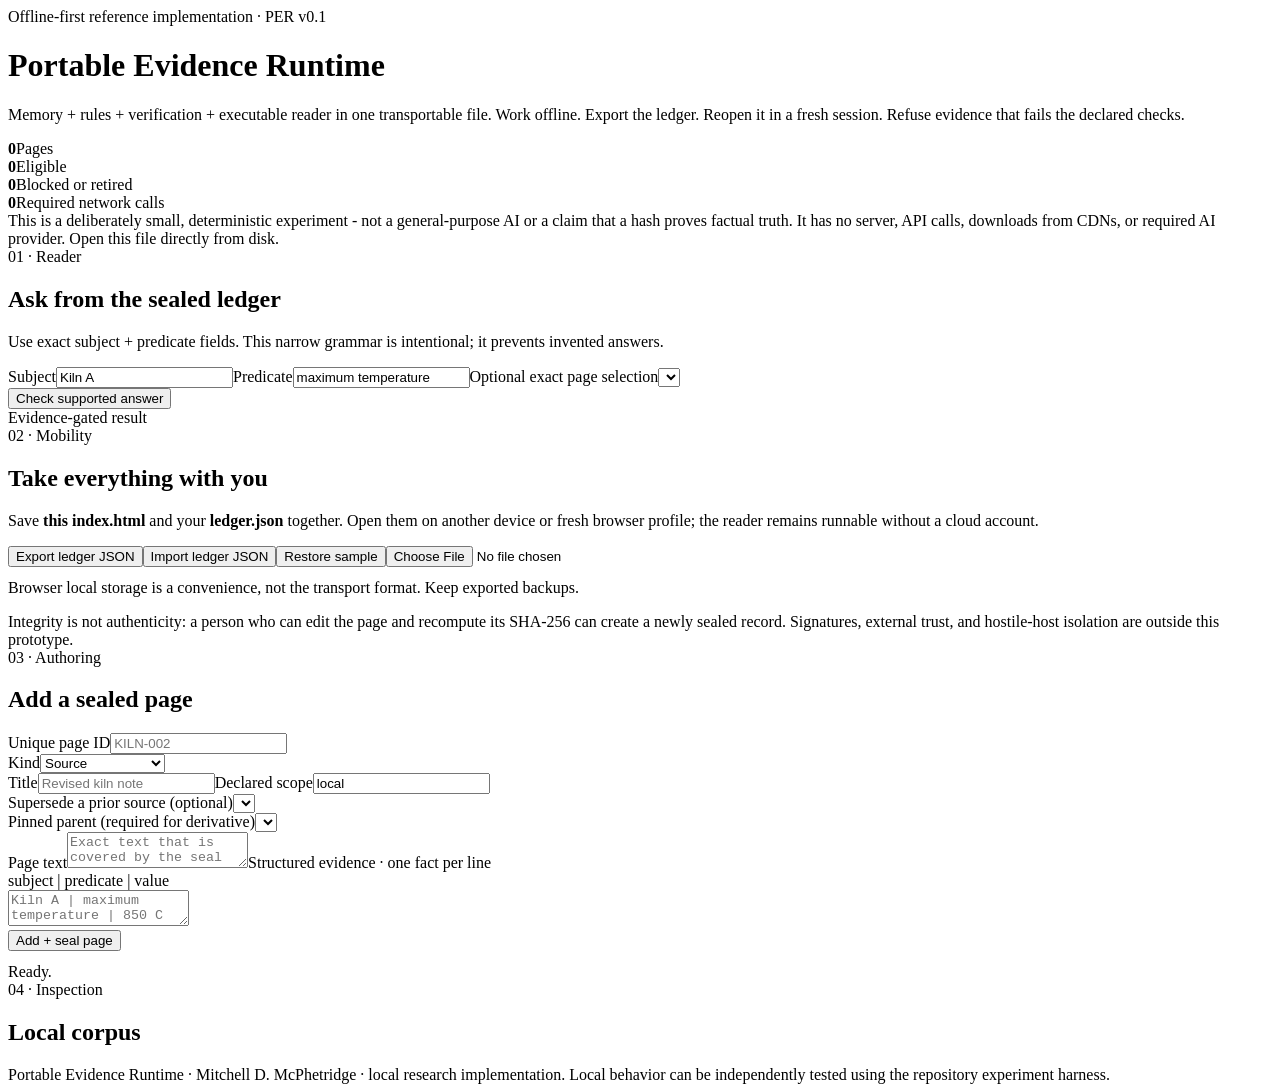
<file: src/index.template.html>
<!doctype html>
<html lang="en"><head><meta charset="utf-8"><meta name="viewport" content="width=device-width, initial-scale=1"><meta name="color-scheme" content="light"><meta http-equiv="Content-Security-Policy" content="default-src 'none'; script-src 'unsafe-inline'; style-src 'unsafe-inline'; img-src data: blob:; connect-src 'none'; base-uri 'none'; form-action 'none'"><title>Portable Evidence Runtime</title><style>
@@CSS@@
</style></head><body>
<header class="top"><div class="wrap"><div class="kicker">Offline-first reference implementation · PER v0.1</div><h1>Portable Evidence Runtime</h1><p class="intro">Memory + rules + verification + executable reader in one transportable file. Work offline. Export the ledger. Reopen it in a fresh session. Refuse evidence that fails the declared checks.</p><div class="stats"><div class="stat"><strong id="count-pages">0</strong>Pages</div><div class="stat"><strong id="count-current">0</strong>Eligible</div><div class="stat"><strong id="count-blocked">0</strong>Blocked or retired</div><div class="stat"><strong>0</strong>Required network calls</div></div></div></header>
<div class="wrap"><div class="note">This is a deliberately small, deterministic experiment - not a general-purpose AI or a claim that a hash proves factual truth. It has no server, API calls, downloads from CDNs, or required AI provider. Open this file directly from disk.</div>
<main>
<section class="panel"><div class="eyebrow">01 · Reader</div><h2>Ask from the sealed ledger</h2><p class="muted">Use exact subject + predicate fields. This narrow grammar is intentional; it prevents invented answers.</p><label for="q-subject">Subject</label><input id="q-subject" value="Kiln A" maxlength="140"><label for="q-predicate">Predicate</label><input id="q-predicate" value="maximum temperature" maxlength="140"><label for="selected-id">Optional exact page selection</label><select id="selected-id"></select><div class="actions"><button id="ask">Check supported answer</button></div><div class="subhead">Evidence-gated result</div><div id="answer" class="result" role="status" aria-live="polite"></div></section>
<section class="panel"><div class="eyebrow">02 · Mobility</div><h2>Take everything with you</h2><p>Save <strong>this index.html</strong> and your <strong>ledger.json</strong> together. Open them on another device or fresh browser profile; the reader remains runnable without a cloud account.</p><div class="actions"><button id="export">Export ledger JSON</button><button class="secondary" id="import-button">Import ledger JSON</button><button class="danger" id="reset">Restore sample</button><input id="import-file" class="file-input" type="file" accept=".json,application/json" aria-label="Select ledger JSON"></div><p class="muted" id="storage-info" style="margin-top:12px">Browser local storage is a convenience, not the transport format. Keep exported backups.</p><div class="note">Integrity is not authenticity: a person who can edit the page and recompute its SHA-256 can create a newly sealed record. Signatures, external trust, and hostile-host isolation are outside this prototype.</div></section>
<section class="panel"><div class="eyebrow">03 · Authoring</div><h2>Add a sealed page</h2><div class="two"><div><label for="id">Unique page ID</label><input id="id" placeholder="KILN-002" maxlength="64"></div><div><label for="kind">Kind</label><select id="kind"><option value="source">Source</option><option value="derived">Pinned derivative</option></select></div></div><label for="title">Title</label><input id="title" placeholder="Revised kiln note" maxlength="160"><label for="scope">Declared scope</label><input id="scope" value="local" maxlength="100"><div id="supersedes-wrap"><label for="supersedes">Supersede a prior source (optional)</label><select id="supersedes"></select></div><div class="hidden" id="parent-wrap"><label for="parent">Pinned parent (required for derivative)</label><select id="parent"></select></div><label for="body">Page text</label><textarea id="body" placeholder="Exact text that is covered by the seal"></textarea><label for="facts">Structured evidence · one fact per line</label><div class="hint">subject | predicate | value</div><textarea id="facts" placeholder="Kiln A | maximum temperature | 850 C"></textarea><div class="actions"><button id="add">Add + seal page</button></div><div id="message" class="result" role="status" aria-live="polite" style="margin-top:12px">Ready.</div></section>
<section class="panel"><div class="eyebrow">04 · Inspection</div><h2>Local corpus</h2><div id="records"></div></section>
</main><footer class="foot">Portable Evidence Runtime · Mitchell D. McPhetridge · local research implementation. Local behavior can be independently tested using the repository experiment harness.</footer></div>
<script>
@@ENGINE@@
</script><script>
@@APP@@
</script></body></html>
</file>
